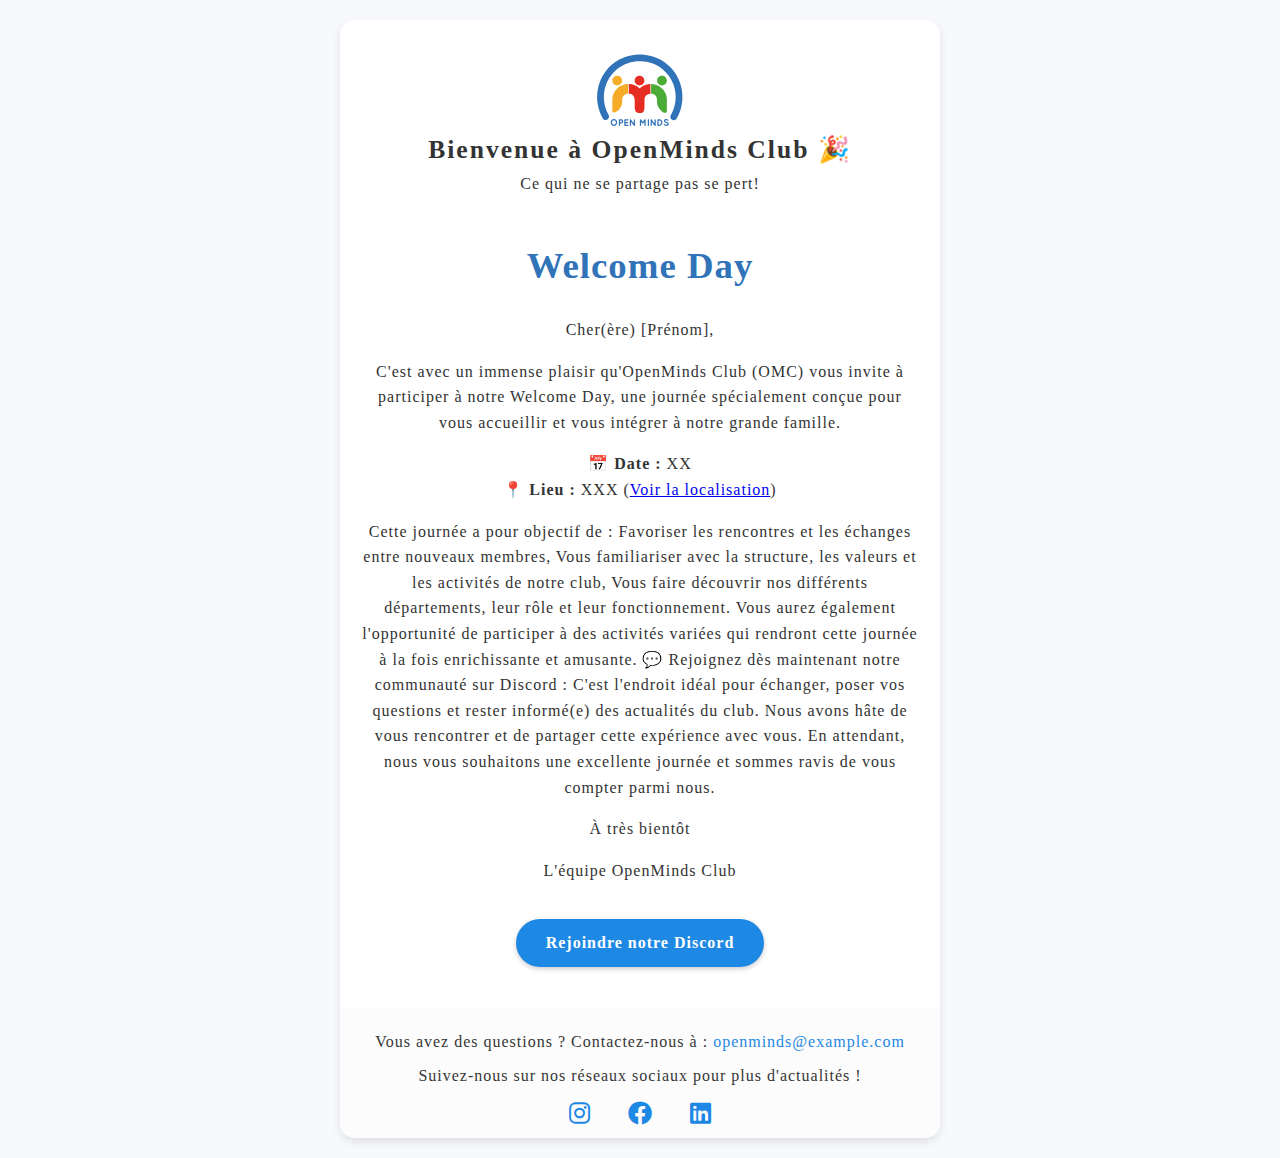
<file: index.html>
<!DOCTYPE html>
<html lang="fr">
  <head>
    <meta charset="UTF-8" />
    <meta name="viewport" content="width=device-width, initial-scale=1.0" />

    <title>Bienvenue à OpenMinds Club</title>
    <link
      rel="stylesheet"
      href="https://cdnjs.cloudflare.com/ajax/libs/font-awesome/6.0.0-beta3/css/all.min.css"
    />
    <style>
      @import url("https://fonts.googleapis.com/css2?family=Red+Hat+Display:ital,wght@0,300..900;1,300..900&display=swap");

      body {
        margin: 0;
        padding: 0;
        font-family: "Times New Roman", Times, serif;
        background-color: #f7f9fc;
        color: #333333;
        text-align: center;
        letter-spacing: 1px;
      }
      .email-container {
        max-width: 600px;
        margin: 20px auto;
        background-color: #ffffff;
        border-radius: 15px;
        box-shadow: 0 4px 10px rgba(0, 0, 0, 0.1);
        overflow: hidden;
      }
      .header {
        padding: 30px 20px 0;
        text-align: center;
      }

      .header img {
        height: 4.5em;
        padding: 4px 0;
      }
      .header h1 {
        font-size: 1.6em;
        margin: 0;
        letter-spacing: 2px;
      }
      .header p {
        font-size: 1em;
        margin: 10px 0 0;
      }
      .content {
        padding: 20px;
      }
      .content h2 {
        font-size: 2.3em;
        color: #3173b8;
        text-align: center;
      }
      .content p {
        font-size: 1em;
        line-height: 1.6;
        text-align: center;
      }
      .cta-button {
        display: inline-block;
        margin: 20px auto;
        background-color: #1e88e5;
        color: #ffffff;
        padding: 15px 30px;
        text-decoration: none;
        font-size: 16px;
        font-weight: bold;
        border-radius: 30px;
        box-shadow: 0 2px 5px rgba(0, 0, 0, 0.2);
      }
      .cta-button:hover {
        background-color: #1565c0;
      }
      .footer {
        background-color: #fcfcfc;
        color: #363636;
        padding: 10px 20px;
        font-size: 1em;
        text-align: center;
      }
      .footer a {
        color: #1e88e5;
        text-decoration: none;
      }

      .social-icons a {
        color: #1e88e5;
        font-size: 24px;
        margin: 0 15px;
        text-decoration: none;
      }

      .social-icons a:hover {
        color: #1565c0;
      }

      @media (max-width: 820px) {
        .email-container {
          max-width: 500px;
        }

        .header img {
          height: 4em;
        }
        .header h1 {
          font-size: 1.4em;
        }
        .content h2 {
          font-size: 2em;
        }
      }

      @media (max-width: 600px) {
        .email-container {
          max-width: 400px;
        }

        .header img {
          height: 3em;
        }
        .header h1 {
          font-size: 1.1em;
        }
        .content h2 {
          font-size: 1.6em;
        }
      }

      @media (max-width: 450px) {
        .email-container {
          max-width: 320px;
        }

        .header {
          padding: 10px 5px 0;
        }

        .header h1 {
          font-size: 1.2em;
        }
        .header p {
          font-size: 0.9em;
          margin: 5px 0 0;
        }
        .content {
          padding: 0 20px;
        }
        .content h2 {
          font-size: 1.6em;
        }
        .cta-button {
          padding: 15px 20px;
          font-size: 1em;
          margin: 10px auto;
        }
      }
    </style>
  </head>
  <body>
    <div class="email-container">
      <div class="header">
        <img src="Group 1000001791.svg" alt="logo" />
        <h1>Bienvenue à OpenMinds Club 🎉</h1>
        <p>Ce qui ne se partage pas se pert!</p>
      </div>
      <div class="content">
        <h2>Welcome Day</h2>
        <p>Cher(ère) [Prénom],</p>
        <p>
          C'est avec un immense plaisir qu'OpenMinds Club (OMC) vous invite à
          participer à notre Welcome Day, une journée spécialement conçue pour
          vous accueillir et vous intégrer à notre grande famille.
        </p>
        <p>
          <strong>📅 Date :</strong> XX<br />
          <strong>📍 Lieu :</strong> XXX (<a href="#">Voir la localisation</a>)
        </p>
        <p>
          Cette journée a pour objectif de : Favoriser les rencontres et les
          échanges entre nouveaux membres, Vous familiariser avec la structure,
          les valeurs et les activités de notre club, Vous faire découvrir nos
          différents départements, leur rôle et leur fonctionnement. Vous aurez
          également l'opportunité de participer à des activités variées qui
          rendront cette journée à la fois enrichissante et amusante. 💬
          Rejoignez dès maintenant notre communauté sur Discord : C'est
          l'endroit idéal pour échanger, poser vos questions et rester
          informé(e) des actualités du club. Nous avons hâte de vous rencontrer
          et de partager cette expérience avec vous. En attendant, nous vous
          souhaitons une excellente journée et sommes ravis de vous compter
          parmi nous.
        </p>
        <p>À très bientôt</p>
        <p>L'équipe OpenMinds Club</p>
        <a href="https://discord.gg/Z6bkBRRAHe" class="cta-button"
          >Rejoindre notre Discord</a
        >
      </div>
      <div class="footer">
        <p>
          Vous avez des questions ? Contactez-nous à :
          <a href="mailto:openminds@example.com">openminds@example.com</a>
        </p>
        <p>Suivez-nous sur nos réseaux sociaux pour plus d'actualités !</p>
        <div class="social-icons">
          <a href="https://www.instagram.com/openmindsclub" target="_blank">
            <i class="fab fa-instagram"></i>
          </a>
          <a href="https://www.facebook.com/openmindsclub" target="_blank">
            <i class="fab fa-facebook"></i>
          </a>
          <a
            href="https://www.linkedin.com/company/open-minds-club/posts/?feedView=all"
            target="_blank"
          >
            <i class="fab fa-linkedin"></i>
          </a>
        </div>
      </div>
    </div>
  </body>
</html>
</file>
